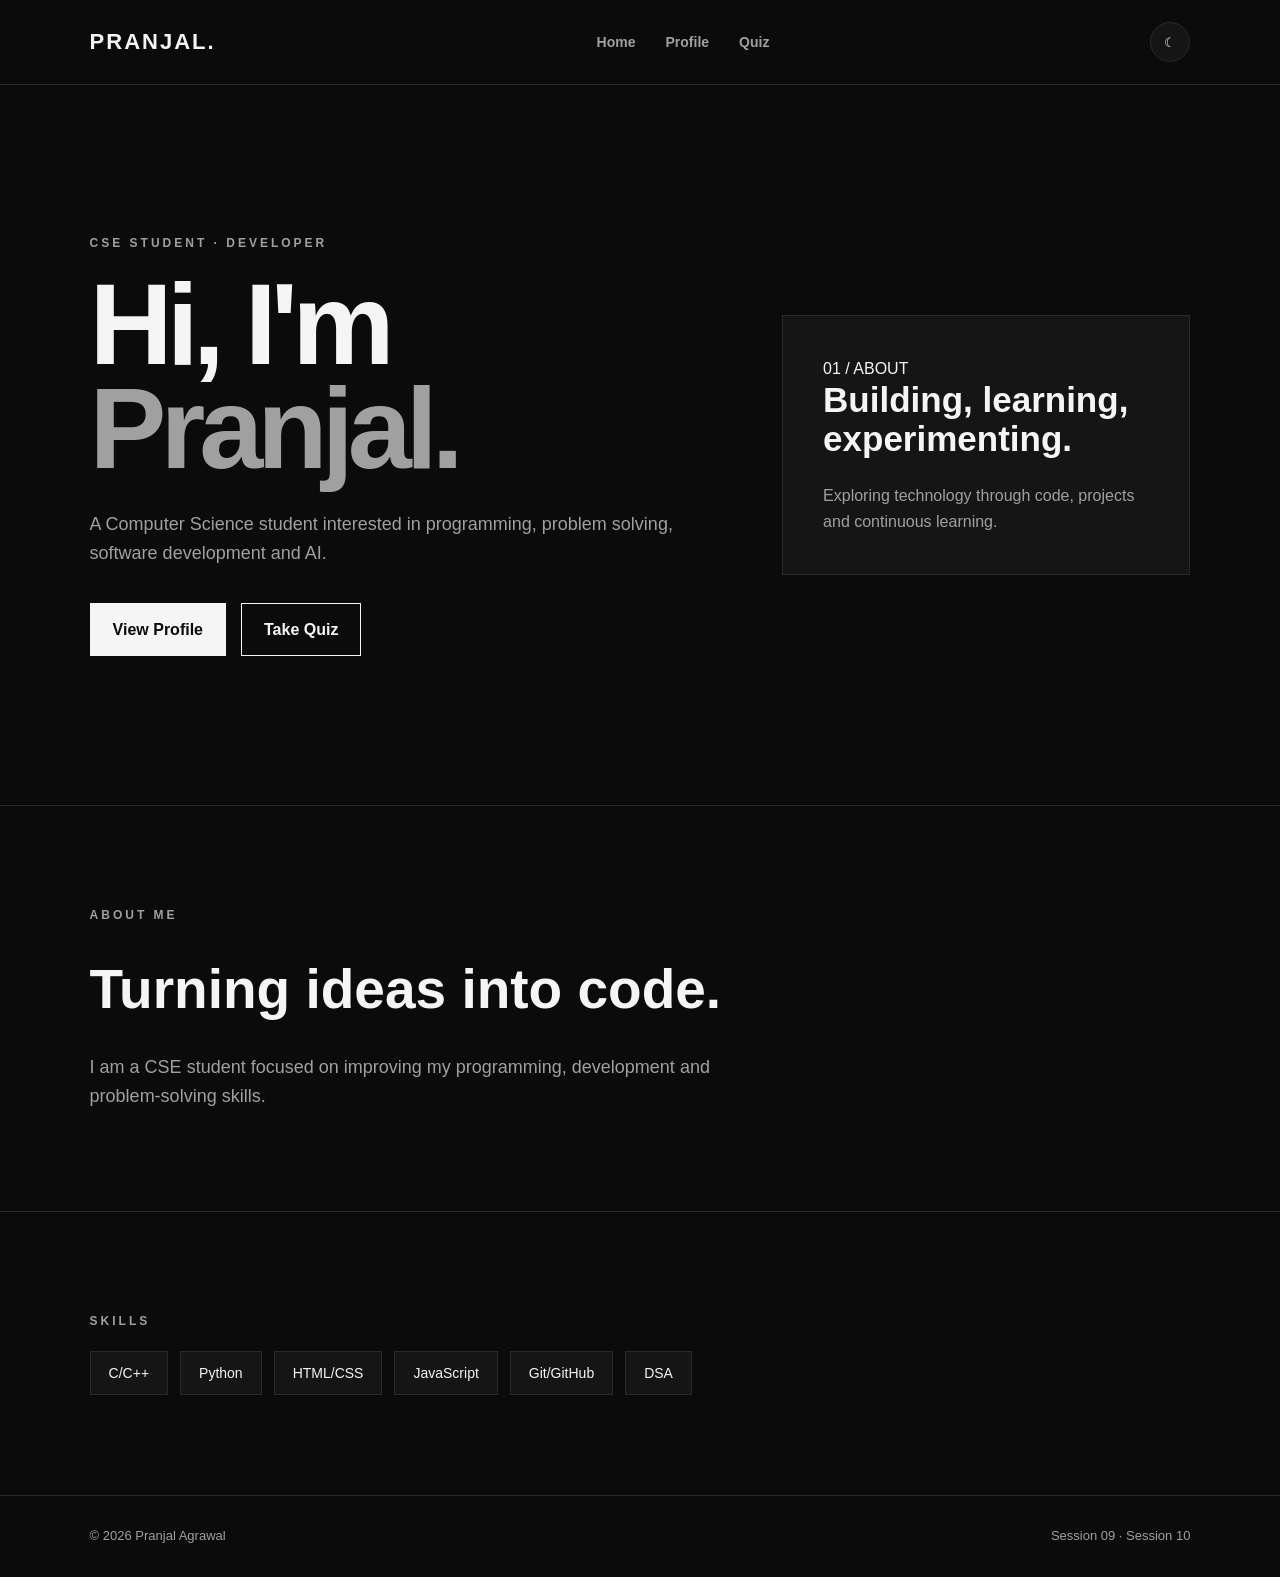
<file: index.html>
<!DOCTYPE html>
<html lang="en">
<head>
    <meta charset="UTF-8">
    <meta name="viewport" content="width=device-width, initial-scale=1.0">

    <title>Pranjal Agrawal | Portfolio</title>

    <link rel="stylesheet" href="assets/style.css">
</head>

<body>

    <header class="navbar">
        <a href="index.html" class="logo">PRANJAL.</a>

        <nav>
            <a href="index.html">Home</a>
            <a href="personal_profile.html">Profile</a>
            <a href="quiz.html">Quiz</a>
        </nav>

        <button id="themeToggle">☾</button>
    </header>


    <main>

        <section class="hero">

            <div class="hero-text">

                <p class="tag">CSE STUDENT · DEVELOPER</p>

                <h1>
                    Hi, I'm<br>
                    <span>Pranjal.</span>
                </h1>

                <p class="intro">
                    A Computer Science student interested in programming,
                    problem solving, software development and AI.
                </p>

                <div class="buttons">
                    <a href="personal_profile.html" class="btn">
                        View Profile
                    </a>

                    <a href="quiz.html" class="btn secondary-btn">
                        Take Quiz
                    </a>
                </div>

            </div>


            <div class="hero-card">

                <p>01 / ABOUT</p>

                <h2>
                    Building,
                    learning,
                    experimenting.
                </h2>

                <p>
                    Exploring technology through code, projects
                    and continuous learning.
                </p>

            </div>

        </section>


        <section class="about">

            <p class="tag">ABOUT ME</p>

            <h2>Turning ideas into code.</h2>

            <p>
                I am a CSE student focused on improving my programming,
                development and problem-solving skills.
            </p>

        </section>


        <section class="skills">

            <p class="tag">SKILLS</p>

            <div class="skill-list">
                <span>C/C++</span>
                <span>Python</span>
                <span>HTML/CSS</span>
                <span>JavaScript</span>
                <span>Git/GitHub</span>
                <span>DSA</span>
            </div>

        </section>

    </main>


    <footer>
        <p>© 2026 Pranjal Agrawal</p>
        <p>Session 09 · Session 10</p>
    </footer>


    <script src="assets/theme.js"></script>

</body>
</html>
</file>
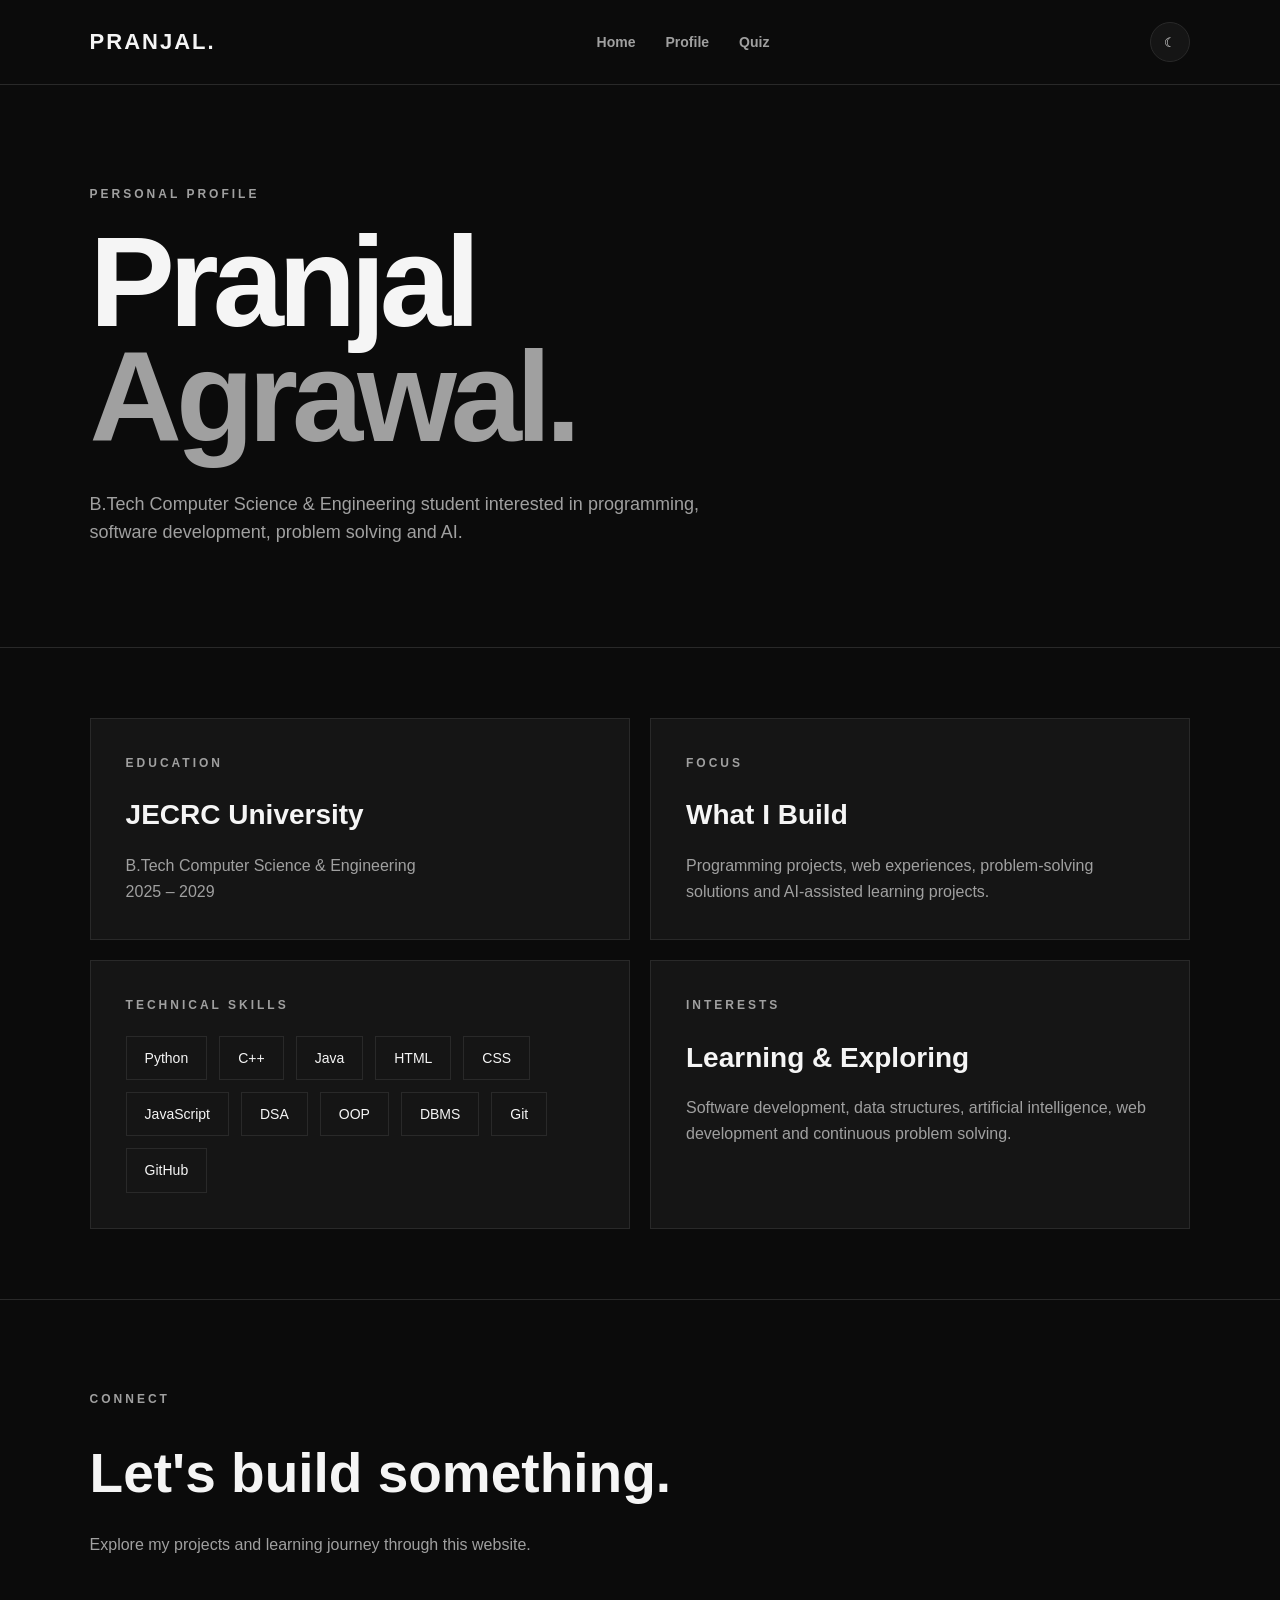
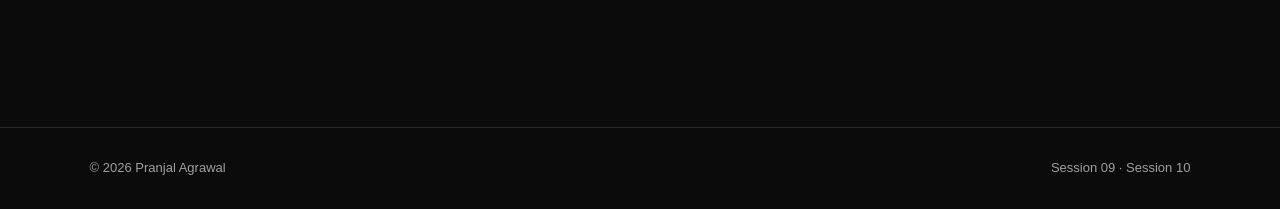
<file: personal_profile.html>
<!DOCTYPE html>
<html lang="en">
<head>
    <meta charset="UTF-8">
    <meta name="viewport" content="width=device-width, initial-scale=1.0">

    <title>Profile | Pranjal Agrawal</title>

    <link rel="stylesheet" href="assets/style.css">
</head>

<body>

    <header class="navbar">

        <a href="index.html" class="logo">PRANJAL.</a>

        <nav>
            <a href="index.html">Home</a>
            <a href="personal_profile.html">Profile</a>
            <a href="quiz.html">Quiz</a>
        </nav>

        <button id="themeToggle">☾</button>

    </header>


    <main class="profile-page">

        <section class="profile-hero">

            <p class="tag">PERSONAL PROFILE</p>

            <h1>
                Pranjal<br>
                <span>Agrawal.</span>
            </h1>

            <p>
                B.Tech Computer Science & Engineering student
                interested in programming, software development,
                problem solving and AI.
            </p>

        </section>


        <section class="profile-grid">

            <div class="profile-card">

                <p class="tag">EDUCATION</p>

                <h2>JECRC University</h2>

                <p>
                    B.Tech Computer Science & Engineering
                </p>

                <p>
                    2025 – 2029
                </p>

            </div>


            <div class="profile-card">

                <p class="tag">FOCUS</p>

                <h2>What I Build</h2>

                <p>
                    Programming projects, web experiences,
                    problem-solving solutions and AI-assisted
                    learning projects.
                </p>

            </div>


            <div class="profile-card">

                <p class="tag">TECHNICAL SKILLS</p>

                <div class="skill-list">

                    <span>Python</span>
                    <span>C++</span>
                    <span>Java</span>
                    <span>HTML</span>
                    <span>CSS</span>
                    <span>JavaScript</span>
                    <span>DSA</span>
                    <span>OOP</span>
                    <span>DBMS</span>
                    <span>Git</span>
                    <span>GitHub</span>

                </div>

            </div>


            <div class="profile-card">

                <p class="tag">INTERESTS</p>

                <h2>Learning & Exploring</h2>

                <p>
                    Software development, data structures,
                    artificial intelligence, web development
                    and continuous problem solving.
                </p>

            </div>

        </section>


        <section class="profile-contact">

            <p class="tag">CONNECT</p>

            <h2>Let's build something.</h2>

            <p>
                Explore my projects and learning journey
                through this website.
            </p>

        </section>

    </main>


    <footer>

        <p>© 2026 Pranjal Agrawal</p>
        <p>Session 09 · Session 10</p>

    </footer>


    <script src="assets/theme.js"></script>

</body>
</html>
</file>
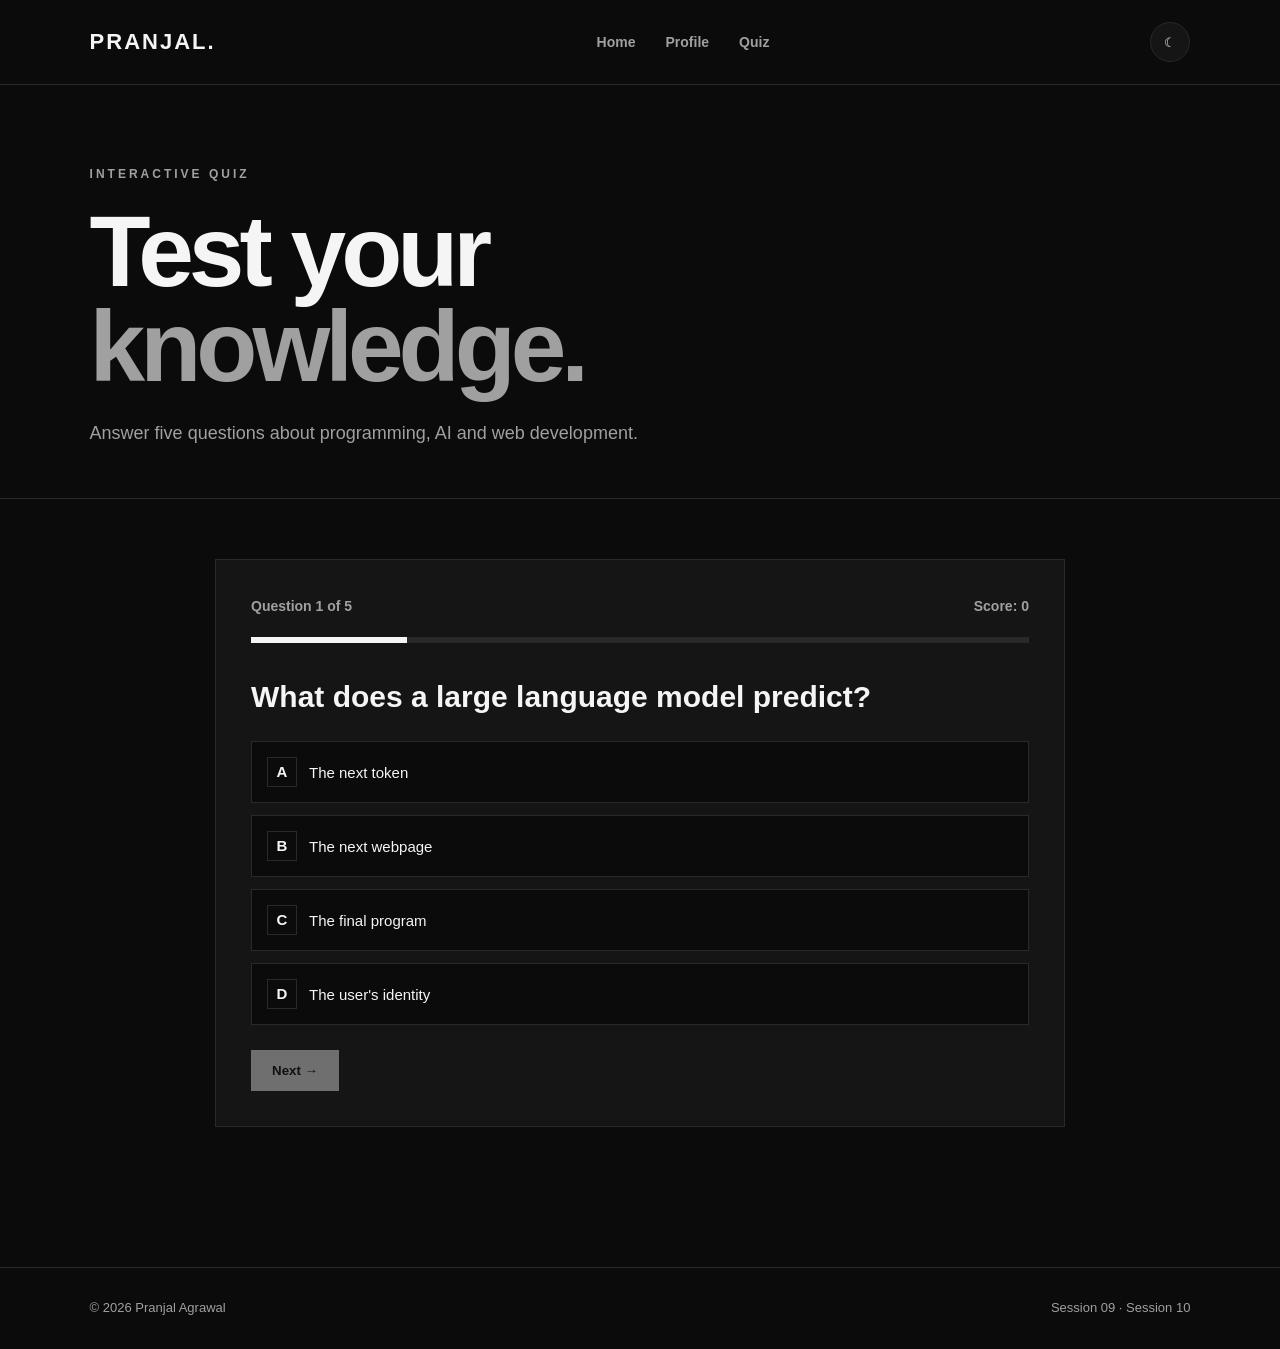
<file: quiz.html>
<!DOCTYPE html>
<html lang="en">

<head>
    <meta charset="UTF-8">
    <meta name="viewport" content="width=device-width, initial-scale=1.0">

    <title>Quiz | Pranjal Agrawal</title>

    <link rel="stylesheet" href="assets/style.css">
</head>

<body>

    <header class="navbar">

        <a href="index.html" class="logo">PRANJAL.</a>

        <nav>
            <a href="index.html">Home</a>
            <a href="personal_profile.html">Profile</a>
            <a href="quiz.html">Quiz</a>
        </nav>

        <button id="themeToggle">☾</button>

    </header>


    <main class="quiz-page">

        <section class="quiz-intro">

            <p class="tag">INTERACTIVE QUIZ</p>

            <h1>
                Test your<br>
                <span>knowledge.</span>
            </h1>

            <p>
                Answer five questions about programming,
                AI and web development.
            </p>

        </section>


        <section class="quiz-container">

            <div class="quiz-header">

                <span id="questionNumber">
                    Question 1 of 5
                </span>

                <span id="scoreDisplay">
                    Score: 0
                </span>

            </div>


            <div class="progress-container">
                <div id="progressBar"></div>
            </div>


            <div id="quizContent">

                <h2 id="question"></h2>

                <div id="answers"></div>

                <div id="feedback"></div>

                <button id="nextButton" disabled>
                    Next →
                </button>

            </div>


            <div id="result" class="result">

                <p class="tag">QUIZ COMPLETE</p>

                <h2 id="finalScore">
                    0 / 5
                </h2>

                <p id="resultMessage"></p>

                <button id="restartButton">
                    Take Quiz Again
                </button>

            </div>

        </section>

    </main>


    <footer>

        <p>© 2026 Pranjal Agrawal</p>
        <p>Session 09 · Session 10</p>

    </footer>


    <script src="assets/theme.js"></script>
    <script src="assets/quiz.js"></script>

</body>

</html>
</file>
<file: assets/style.css>
* {
    box-sizing: border-box;
    margin: 0;
    padding: 0;
}

:root {
    --bg: #0b0b0b;
    --surface: #151515;
    --text: #f5f5f5;
    --muted: #a0a0a0;
    --line: #292929;
    --accent: #ffffff;
}

body.light {
    --bg: #f5f5f5;
    --surface: #ffffff;
    --text: #111111;
    --muted: #666666;
    --line: #dddddd;
    --accent: #111111;
}

body {
    font-family: Arial, Helvetica, sans-serif;
    background: var(--bg);
    color: var(--text);
    line-height: 1.6;
    transition: background 0.3s, color 0.3s;
}

a {
    color: inherit;
    text-decoration: none;
}


/* NAVBAR */

.navbar {
    width: 100%;
    padding: 22px 7%;
    display: flex;
    align-items: center;
    justify-content: space-between;
    border-bottom: 1px solid var(--line);
}

.logo {
    font-size: 22px;
    font-weight: 900;
    letter-spacing: 2px;
}

.navbar nav {
    display: flex;
    gap: 30px;
}

.navbar nav a {
    color: var(--muted);
    font-size: 14px;
    font-weight: bold;
}

.navbar nav a:hover {
    color: var(--text);
}

#themeToggle {
    background: var(--surface);
    color: var(--text);
    border: 1px solid var(--line);
    width: 40px;
    height: 40px;
    border-radius: 50%;
    cursor: pointer;
}


/* COMMON */

main {
    min-height: 80vh;
}

.tag {
    color: var(--muted);
    font-size: 12px;
    font-weight: bold;
    letter-spacing: 3px;
    margin-bottom: 20px;
}


/* HOME */

.hero {
    min-height: 80vh;
    padding: 100px 7%;
    display: grid;
    grid-template-columns: 1.2fr 0.8fr;
    gap: 80px;
    align-items: center;
}

.hero h1 {
    font-size: clamp(60px, 9vw, 120px);
    line-height: 0.9;
    letter-spacing: -6px;
}

.hero h1 span,
.profile-hero h1 span {
    color: var(--muted);
}

.intro {
    max-width: 600px;
    color: var(--muted);
    font-size: 18px;
    margin-top: 30px;
}

.buttons {
    display: flex;
    gap: 15px;
    margin-top: 35px;
}

.btn {
    display: inline-block;
    padding: 13px 22px;
    border: 1px solid var(--text);
    background: var(--text);
    color: var(--bg);
    font-weight: bold;
}

.secondary-btn {
    background: transparent;
    color: var(--text);
}

.hero-card {
    border: 1px solid var(--line);
    padding: 40px;
    background: var(--surface);
}

.hero-card h2 {
    font-size: 35px;
    line-height: 1.1;
    margin-bottom: 25px;
}

.hero-card p:last-child {
    color: var(--muted);
}


/* ABOUT */

.about,
.skills {
    padding: 100px 7%;
    border-top: 1px solid var(--line);
}

.about h2 {
    font-size: 55px;
    margin-bottom: 20px;
}

.about > p:last-child {
    max-width: 650px;
    color: var(--muted);
    font-size: 18px;
}


/* SKILLS */

.skill-list {
    display: flex;
    flex-wrap: wrap;
    gap: 12px;
}

.skill-list span {
    border: 1px solid var(--line);
    padding: 10px 18px;
    background: var(--surface);
    font-size: 14px;
}


/* PROFILE */

.profile-page {
    padding-bottom: 80px;
}

.profile-hero {
    padding: 100px 7%;
    border-bottom: 1px solid var(--line);
}

.profile-hero h1 {
    font-size: clamp(65px, 10vw, 130px);
    line-height: 0.9;
    letter-spacing: -6px;
}

.profile-hero > p:last-child {
    max-width: 650px;
    color: var(--muted);
    font-size: 18px;
    margin-top: 35px;
}

.profile-grid {
    padding: 70px 7%;
    display: grid;
    grid-template-columns: repeat(2, 1fr);
    gap: 20px;
}

.profile-card {
    padding: 35px;
    border: 1px solid var(--line);
    background: var(--surface);
    min-height: 220px;
}

.profile-card h2 {
    margin-bottom: 15px;
    font-size: 28px;
}

.profile-card p {
    color: var(--muted);
}

.profile-contact {
    padding: 90px 7%;
    border-top: 1px solid var(--line);
}

.profile-contact h2 {
    font-size: 55px;
    margin-bottom: 15px;
}

.profile-contact p:last-child {
    color: var(--muted);
}


/* FOOTER */

footer {
    border-top: 1px solid var(--line);
    padding: 30px 7%;
    display: flex;
    justify-content: space-between;
    color: var(--muted);
    font-size: 13px;
}


/* MOBILE */

@media (max-width: 800px) {

    .navbar {
        padding: 18px 5%;
    }

    .navbar nav {
        gap: 12px;
    }

    .navbar nav a {
        font-size: 12px;
    }

    .hero {
        grid-template-columns: 1fr;
        padding: 70px 5%;
    }

    .hero h1 {
        font-size: 70px;
        letter-spacing: -4px;
    }

    .about,
    .skills {
        padding: 70px 5%;
    }

    .about h2,
    .profile-contact h2 {
        font-size: 40px;
    }

    .profile-hero {
        padding: 70px 5%;
    }

    .profile-grid {
        grid-template-columns: 1fr;
        padding: 50px 5%;
    }

    footer {
        padding: 25px 5%;
        flex-direction: column;
        gap: 8px;
    }
}
/* =========================
   QUIZ PAGE
========================= */

.quiz-page {
    padding-bottom: 80px;
}

.quiz-intro {
    padding: 80px 7% 50px;
    border-bottom: 1px solid var(--line);
}

.quiz-intro h1 {
    font-size: clamp(55px, 8vw, 100px);
    line-height: 0.95;
    letter-spacing: -5px;
}

.quiz-intro h1 span {
    color: var(--muted);
}

.quiz-intro > p:last-child {
    max-width: 600px;
    color: var(--muted);
    font-size: 18px;
    margin-top: 25px;
}

.quiz-container {
    width: min(850px, 86%);
    margin: 60px auto;
    padding: 35px;
    background: var(--surface);
    border: 1px solid var(--line);
}

.quiz-header {
    display: flex;
    justify-content: space-between;
    color: var(--muted);
    font-size: 14px;
    font-weight: bold;
    margin-bottom: 20px;
}

.progress-container {
    height: 6px;
    background: var(--line);
    margin-bottom: 35px;
}

#progressBar {
    width: 20%;
    height: 100%;
    background: var(--text);
    transition: width 0.3s;
}

#question {
    font-size: 30px;
    line-height: 1.25;
    margin-bottom: 25px;
}

#answers {
    display: grid;
    gap: 12px;
}

.quiz-answer {
    text-align: left;
    padding: 15px;
    border: 1px solid var(--line);
    background: var(--bg);
    color: var(--text);
    cursor: pointer;
    font-size: 15px;
}

.quiz-answer span {
    display: inline-grid;
    place-items: center;
    width: 30px;
    height: 30px;
    border: 1px solid var(--line);
    margin-right: 12px;
    font-weight: bold;
}

.quiz-answer:hover {
    border-color: var(--text);
}

.quiz-answer.correct {
    border-color: #16a673;
    background: #eefaf5;
    color: #08704a;
}

.quiz-answer.wrong {
    border-color: #e25555;
    background: #fff3f3;
    color: #b42318;
}

#feedback {
    display: none;
    margin-top: 20px;
    padding: 15px;
    border: 1px solid var(--line);
    color: var(--muted);
}

#feedback.show {
    display: block;
}

#nextButton,
#restartButton {
    margin-top: 25px;
    padding: 12px 20px;
    border: 1px solid var(--text);
    background: var(--text);
    color: var(--bg);
    font-weight: bold;
    cursor: pointer;
}

#nextButton:disabled {
    opacity: 0.4;
    cursor: not-allowed;
}

.result {
    display: none;
    text-align: center;
    padding: 30px 0;
}

.result.show {
    display: block;
}

.result h2 {
    font-size: 70px;
    margin: 15px 0;
}

.result p:not(.tag) {
    color: var(--muted);
}

/* MOBILE */

@media (max-width: 800px) {

    .quiz-intro {
        padding: 70px 5% 40px;
    }

    .quiz-intro h1 {
        font-size: 65px;
        letter-spacing: -4px;
    }

    .quiz-container {
        width: 90%;
        padding: 25px;
    }

    #question {
        font-size: 25px;
    }
}
</file>
